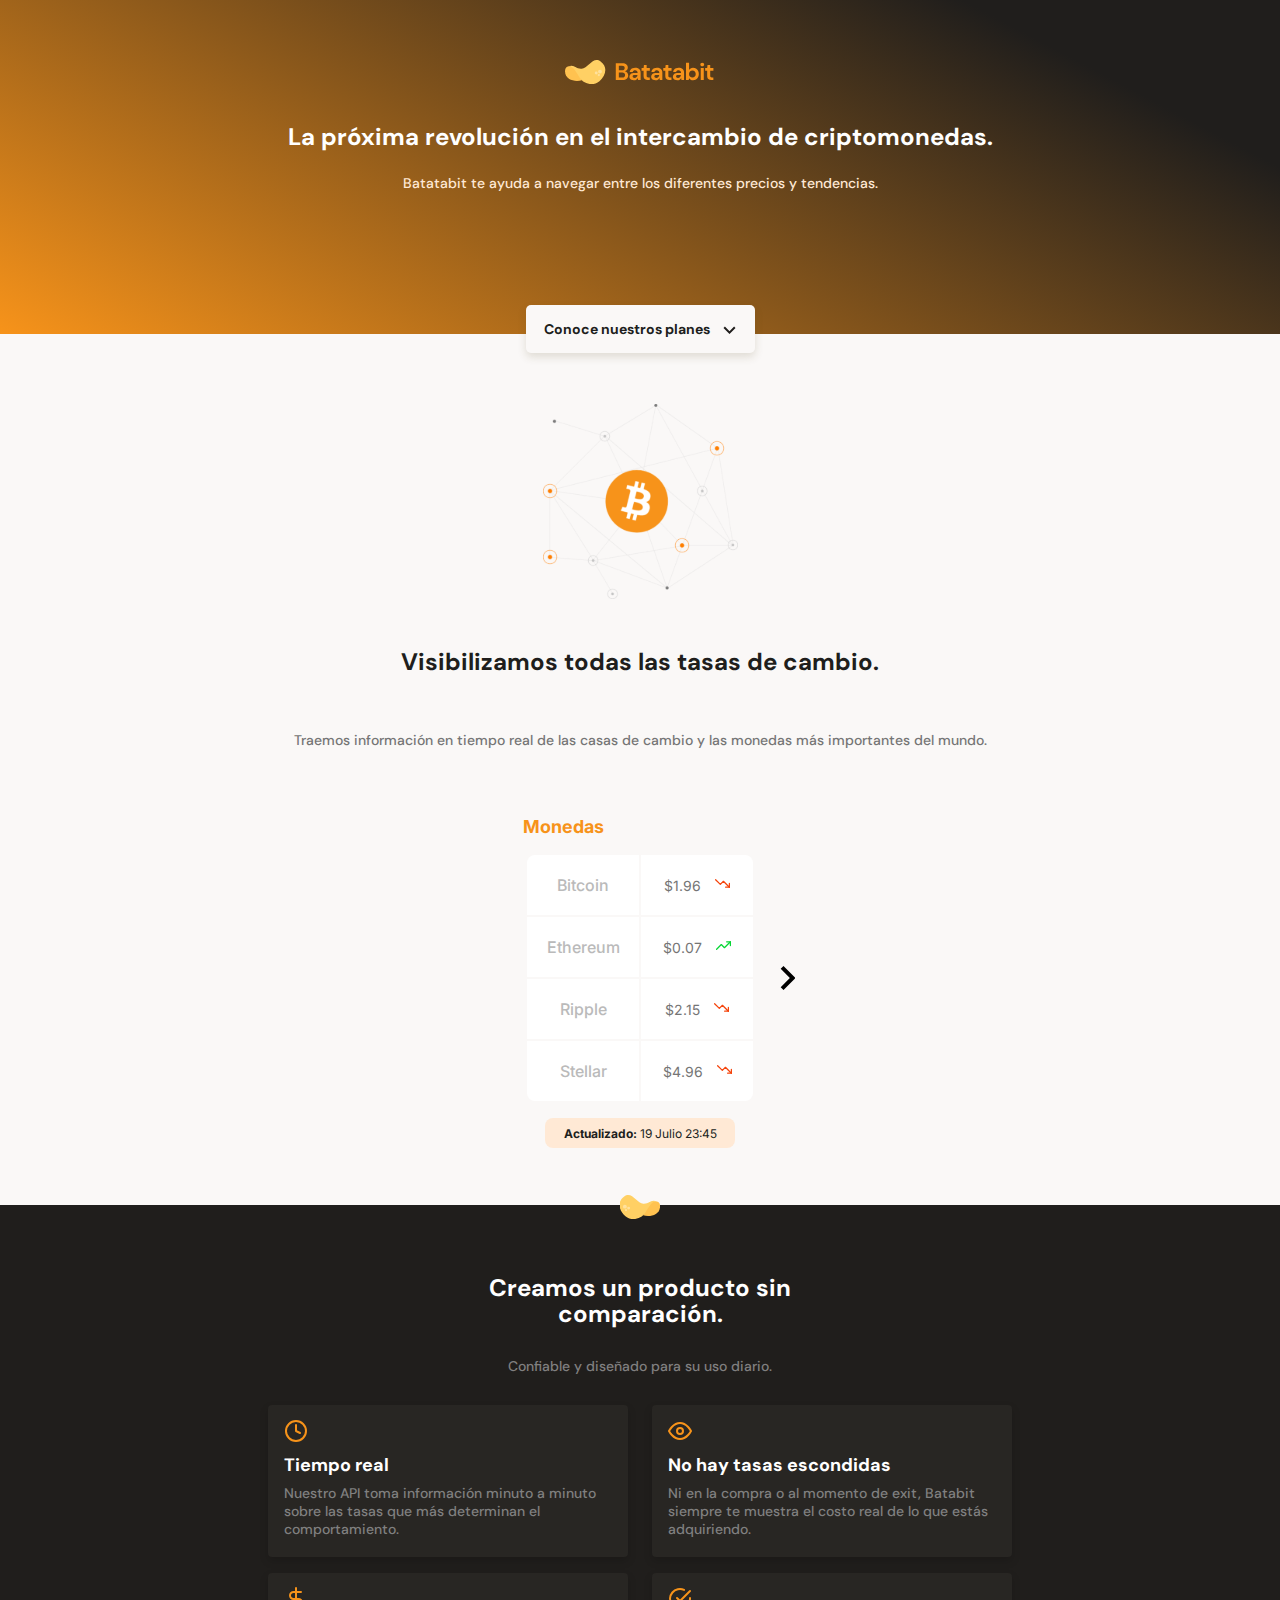
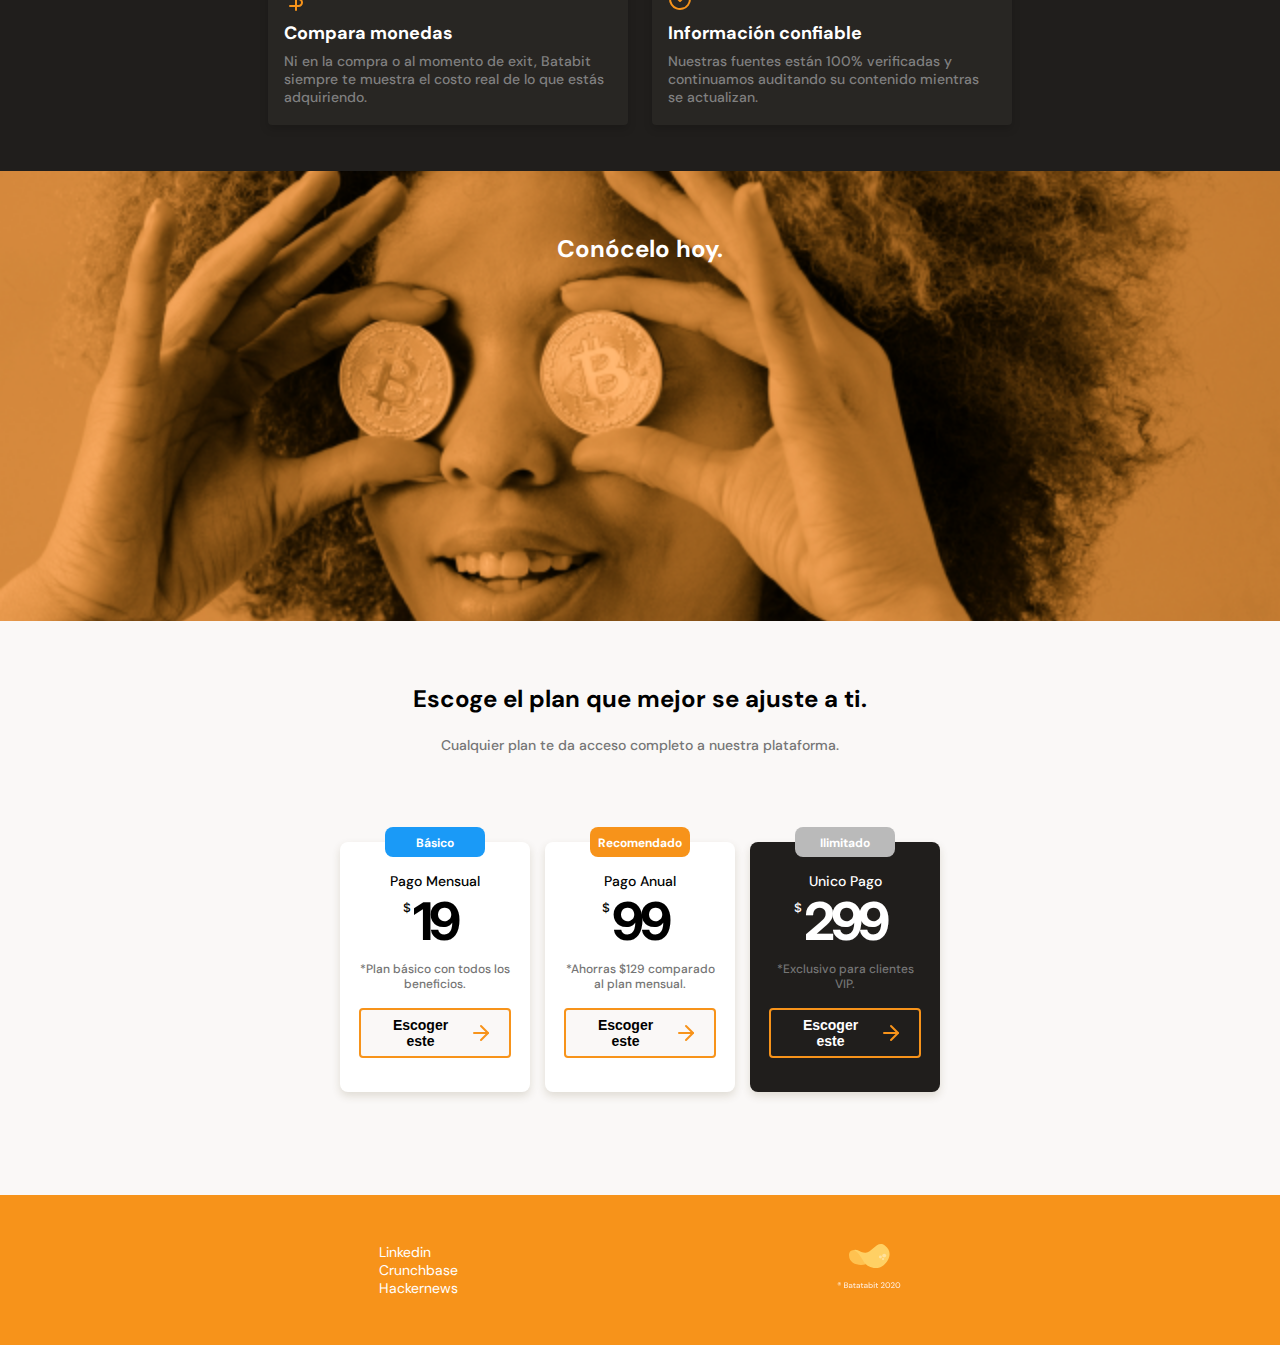
<file: CursoMobileFirst/index.html>
<!DOCTYPE html>
<html lang="en">
<head>
    <meta charset="UTF-8">
    <meta name="viewport" content="width=device-width, initial-scale=1.0">
    <title>BAtabit</title>
    <link rel="stylesheet" href="./css/main.css">
    <link rel="stylesheet" href="./css/tablet.css" media="(min-width:768px)">
    <link rel="preconnect" href="https://fonts.googleapis.com">
    <link rel="preconnect" href="https://fonts.gstatic.com" crossorigin>
    <link href="https://fonts.googleapis.com/css2?family=DM+Sans:wght@400;500;700&family=Inter:wght@300;500;700&display=swap" rel="stylesheet">
</head>
<body>
    <header>
        <img src="./assets/img/logo.svg" alt="">
        <div class="header__title-container">
            <h1>La próxima revolución en el intercambio de criptomonedas.</h1>
            <p>Batatabit te ayuda a navegar entre los diferentes precios y tendencias.</p>
            <a href="#plans" class="header__button">Conoce nuestros planes <span></span></a>
        </div>
    </header>
    <main>
        <section class="main-exchange-container">
            <div class="backgroundImg"></div>
            <div class="main-exchange-container__title">
                <h2>Visibilizamos todas las tasas de cambio.</h2>
                <p>Traemos información en tiempo real de las casas de cambio y las monedas más importantes del mundo.</p>
            </div>
            <section class="main-tables-container">
                <input type="checkbox" id="checkbox">
                
                <div class="main-currency-table">
                    <p class="currency-table__title">Monedas</p>
                    <div class="currency-table__container">
                        <table>
                            <tr>
                                <td class="table--top-left">Bitcoin</td>
                                <td class="table--top-right table--right">$1.96 <span class="down"></span></td>
                            </tr>
                            <tr>
                                <td>Ethereum</td>
                                <td class="table--right">$0.07 <span class="up"></span></td>
                            </tr>
                            <tr>
                                <td>Ripple</td>
                                <td class="table--right">$2.15 <span class="down"></span></td>
                            </tr>
                            <tr>
                                <td class="table--bottom-left">Stellar</td>
                                <td class="table--bottom-right table--right">$4.96 <span class="down"></span></td>
                            </tr>
                        </table>
                        <label for="checkbox" class="elemento" id="currency-label"></label>
                        
                    </div>
                    <div class="currency-table__date">
                        <p><b>Actualizado:</b> 19 Julio 23:45</p>
                    </div>
                </div>
                
                <div class="main-commissions-table">
                    <p class="commissions-table__title">Comisiones</p>
                    <div class="commissions-table__container">
                        <table>
                            <tr>
                                <td class="table--top-left">Bitrade</td>
                                <td class="table--top-right table--right">$12.96 <span class="down"></span></td>
                            </tr>
                            <tr>
                                <td>Bitpreco</td>
                                <td class="table--right">$13.07 <span class="up"></span></td>
                            </tr>
                            <tr>
                                <td>Novadax</td>
                                <td class="table--right">$13.15 <span class="down"></span></td>
                            </tr>
                            <tr>
                                <td class="table--bottom-left">Coinext</td>
                                <td class="table--bottom-right table--right">$14.96 <span class="down"></span></td>
                            </tr>
                        </table>
                        <label for="checkbox" class="elemento" id="comision-label"></label>
                    </div>
                    <div class="commissions-table__date">
                        <p><b>Actualizado:</b> 19 Julio 23:48</p>
                    </div>
                </div>
            </section>            
        </section>
        <section class="main-features-container">
            <span class="separator-image-container"></span>
            <div class="main-feactures__text">
                <h2 class="main-features__title">Creamos un producto sin comparación.</h2>
                <p>Confiable y diseñado para su uso diario.</p>
            </div>
            <section class="features-cards-container">
                <article class="features__card">
                    <span class="clock card-icon-container"></span>
                    <p class="featured-cards__title">Tiempo real</p>
                    <p class="featured-cards__body">Nuestro API toma información minuto a minuto sobre las tasas que más determinan el comportamiento.</p>
                </article>
                <article class="features__card">
                    <span class="eye card-icon-container"></span>
                    <p class="featured-cards__title">No hay tasas escondidas</p>
                    <p class="featured-cards__body">Ni en la compra o al momento de exit, Batabit siempre te muestra el costo real de lo que estás adquiriendo.</p>
                </article>
                <article class="features__card">
                    <span class="dollar-sign card-icon-container"></span>
                    <p class="featured-cards__title">Compara monedas</p>
                    <p class="featured-cards__body">Ni en la compra o al momento de exit, Batabit siempre te muestra el costo real de lo que estás adquiriendo.</p>
                </article>
                <article class="features__card">
                    <span class="check-circle card-icon-container"></span>
                    <p class="featured-cards__title">Información confiable</p>
                    <p class="featured-cards__body">Nuestras fuentes están 100% verificadas y continuamos auditando su contenido mientras se actualizan.</p>
                </article>
            </section>
        </section>
        <section class="bitcoin-img-container">
            <h2>Conócelo hoy.</h2>
        </section>
        
        <section id="plans" class="main-plans-container">
            <div class="main-plans-container__title">
                <h2>Escoge el plan que mejor se ajuste a ti.</h2>
                <p>Cualquier plan te da acceso completo a nuestra plataforma.</p>
            </div>
            <section class="plans-container__cards">
                  <article class="card-basic plan__card">
                    <span class="plan--recomended">Básico</span>
                    <p class="plan-card-title">Pago Mensual</p>
                    <p class="plan-card-price"><sup>$</sup>19</p>
                    <p class="plan-card-body">*Plan básico con todos los beneficios.</p>
                    <button class="plan-card-button">Escoger este <span></span></button>
                </article>
                <article class="card-recomended plan__card" >
                    <span class="plan--recomended">Recomendado</span>
                    <p class="plan-card-title">Pago Anual</p>
                    <p class="plan-card-price"><sup>$</sup>99</p>
                    <p class="plan-card-body">*Ahorras $129 comparado al plan mensual.</p>
                    <button class="plan-card-button">Escoger este <span></span></button>
                </article>
                <article class="card-unlimited plan__card" id="unlimited">
                    <span class="plan--recomended">Ilimitado</span>
                    <p class="plan-card-title">Unico Pago</p>
                    <p class="plan-card-price"><sup>$</sup>299</p>
                    <p class="plan-card-body">*Exclusivo para clientes VIP.</p>
                    <button class="plan-card-button">Escoger este <span></span></button>
                </article>
            </section>
        </section>
    </main>
    <footer class="footer">
        <ul class="footer__text-container">
            <li><a href="">Linkedin</a></li>
            <li><a href="">Crunchbase</a></li>
            <li><a href="">Hackernews</a></li>
        </ul>
        <div class="footer__img-container">
            <span></span>
        </div>
    </footer>
</body>
</html>
</file>
<file: CursoMobileFirst/css/main.css>
/* 
1. Posicionamiento 
2. Modelo Caja (box model)
3. tipografia
4. Visuales
5. Otros, miscelanios
*/

/* font-family: 'DM Sans', sans-serif;
font-family: 'Inter', sans-serif; */

:root{
    /* colores */
    --bitcoin-orange: #f7931a;
    --soft-orange: #ffe9d5;
    --secondary-blue: #1a9af7;
    --soft-blue: #e7f5ff;
    --warm-black: #201e1c;
    --black: #201e1c;
    --grey: #bababa;
    --off-white: #faf8f7;
    --just-white: #fff;
}

*{
    padding: 0;
    margin: 0;
    box-sizing: border-box;
}

html{
    font-size: 62.5%;
    font-family: 'DM Sans', sans-serif;
    scroll-behavior: smooth;
}
header{
    position: relative;
    display: flex;
    flex-direction: column;
    align-items:center;
    width: 100%;
    min-width: 320px;
    height: 334px;
    text-align: center;
    background: linear-gradient(207.8deg,var(--warm-black) 16.6%, var(--bitcoin-orange) 100%);
}
header img {
    width: 150px;
    height: 24px;
    margin-top: 60px;
}

.header__title-container{
    width: 90%;
    min-width: 288px;
    max-width: 900px;
    height: 218px;
    margin-top: 40px;
    text-align: center;
}
.header__title-container h1 {
    font-size: 2.4rem;
    font-weight: bold;
    line-height: 2.6rem;
    color: var(--just-white);
}
.header__title-container p{
    margin-top: 24px;
    font-size: 1.4rem;
    font-weight: 500;
    line-height: 1.8rem;
    color: var(--soft-orange);
}
.header__title-container .header__button{
    position: absolute;
    
    left: 0;
    right: 0;
    margin-right: auto;
    margin-left: auto;
    top: 270px;
    display: block;
    margin-top:35px;
    padding:15px;
    width: 229px;
    height: 48px;
    background-color: var(--off-white);
    /* Sombra */
    box-shadow: 0px 4px 8px rgba(89, 73, 30, 0.16);
    border:none;
    border-radius: 5px;
    font-size: 1.4rem;
    font-weight: bold;
    text-decoration: none;
    color: var(--black);
}

.header__button span{
    display: inline-block;
    width: 13px;
    height: 8px;
    margin-left: 10px;
    background-image: url('../assets/icons/down-arrow.svg');
}
main {
    width: 100%;
    height: auto;
    background-color: var(--off-white);
    min-width: 320px;
}
.main-exchange-container {
    display: flex;
    flex-direction: column;
    align-items: center;
    text-align: center;
    width: 100%;
    height: auto;
    padding-top: 70px;
    padding-bottom: 30px;
}
.main-exchange-container__title {
    width: 90%;
    min-width: 288px;
    max-width: 900px;
    margin: 0 auto;
}
.main-exchange-container .backgroundImg{
    width: 195px;
    height: 195px;
    margin-bottom: 50px;
    background-image: url('../assets/img/Bitcoin.svg');
    background-size: cover;
    background-position: center;
    background-repeat: no-repeat;
}
.main-exchange-container__title h2{
    margin-bottom: 30px;
    font-size: 2.4rem;
    font-weight: bold;
    color: var(--warm-black);
    line-height: 2.6rem;
    height: 52px;
}
.main-exchange-container__title p{
    margin-bottom: 30px;
    font-size: 1.4rem;
    line-height: 1.8rem;
    font-weight: 500;
    color:#757575;
    height: 54px;
}

.main-currency-table, .main-commissions-table{
    width: 70%;
    min-width: 235px;
    max-width: 500px;
    height: 360px;
    margin: 0 auto;
    font-family:'Inter', sans-serif ;
    display: none;
}
.main-currency-table{
    display:block;
}

 .main-currency-table .currency-table__title{
    margin-bottom: 15px;
    font-size: 1.8rem;
    font-weight: bold;
    line-height: 2.3rem;
    color: var(--bitcoin-orange);
    text-align: left;
}
.main-commissions-table .commissions-table__title{
    margin-bottom: 15px;
    font-size: 1.8rem;
    font-weight: bold;
    line-height: 2.3rem;
    color: var(--secondary-blue);
    text-align: left;
}
 .currency-table__container, .commissions-table__container{
    width: 90%;
    min-width: 230px;
    max-width: 300px;
    height: 250px;
    margin:0 auto;
    position: relative;

}

.currency-table__container table, .commissions-table__container table{
    width: 100%;
    height: 100%;
}
#currency-label{
    position:absolute;
    background-image: url('../assets/icons/right-arrow.svg');
    background-size: cover;
    background-repeat: no-repeat;
    background-position: center;
    width: 15px;
    height: 24px;
    right: -40px;
    top: 113px;
}
#comision-label{
    position:absolute;
    background-image: url('../assets/icons/right-arrow.svg');
    background-size: cover;
    background-repeat: no-repeat;
    background-position: center;
    transform: rotate(180deg);
    width: 15px;
    height: 24px;
    left: -40px;
    top: 113px;
}

#checkbox{
    display: none;
}
#checkbox:checked ~ .main-currency-table{
    display:none;
}
#checkbox:checked ~ .main-commissions-table{
    display:block;
}

.currency-table__container td, .commissions-table__container td{
    width: 50%;
    font-size: 1.6rem;
    font-weight: 500;
    line-height: 1.9rem;
    color:var(--grey);
    background-color: var(--just-white); 
    /* padding: 10px 12px 10px 12px;
    border: 1px solid var(--off-white);  */
}
.currency-table__container .table--top-left{
    border-radius: 8px 0 0 0;
}
.currency-table__container .table--top-right{
    border-radius: 0 8px 0 0;
}
.currency-table__container .table--bottom-left{
    border-radius: 0 0 0 8px;
}
.currency-table__container .table--bottom-right{
    border-radius: 0 0 8px 0;
}
.commissions-table__container .table--top-left{
    border-radius: 8px 0 0 0;
}
.commissions-table__container .table--top-right{
    border-radius: 0 8px 0 0;
}
.commissions-table__container .table--bottom-left{
    border-radius: 0 0 0 8px;
}
.commissions-table__container .table--bottom-right{
    border-radius: 0 0 8px 0;
}

.currency-table__container .table--right{
   font-size: 1.4rem; 
   font-weight: 400;
   color: #757575;
   line-height: 1.7rem;
}
.commissions-table__container .table--right{
   font-size: 1.4rem; 
   font-weight: 400;
   color: #757575;
   line-height: 1.7rem;
}
.currency-table__container .table--right .down{
    display: inline-block;
    width: 15px;
    height: 15px;
    margin-left: 10px;
    background-image: url('../assets/icons/trending-down.svg');
    background-size: cover;
    background-position: center;
    background-repeat: no-repeat;
}
.currency-table__container .table--right .up{
    display: inline-block;
    width: 15px;
    height: 15px;
    margin-left: 10px;
    background-image: url('../assets/icons/trending-up.svg');
    background-size: cover;
    background-position: center;
    background-repeat: no-repeat;
}
.main-currency-table .currency-table__date, .main-commissions-table .commissions-table__date{
    width: 190px;
    height: 30px;
    margin: 0 auto;
    margin-top: 15px;
    padding: 8px;
    background-color: var(--soft-orange);
    border-radius: 8px;
    text-align: center;
    font-size: 1.2rem;
    align-self: center;
    display: inline-block;
    align-items:center;
    color:var(--warm-black);
}

.main-commissions-table .commissions-table__date{
    background-color: var(--soft-blue);
}
.main-features-container{
    position: relative;
    width: 100%;
    min-width: 320px;
    height: auto;
    padding-top: 70px;
    padding-bottom: 30px;
    background-color:var(--warm-black);
    display: flex;
    flex-direction: column;
    align-items: center;
    flex-wrap: wrap;
    
}
.main-features-container .separator-image-container{
    position: absolute;
    width: 40px;
    height: 25px;
    background-image: url('../assets/icons/batata.svg');
    background-position: center;
    background-repeat: no-repeat;
    background-size: cover;
    top: -10px;
}
.main-features-container  .main-feactures__text{
    display: flex;
    flex-direction: column;
    align-items: center;
}
.main-features-container .main-features__title{
    width: 90%;
    min-width: 288px;
    color: var(--just-white);
    font-weight: bold;
    font-size: 2.4rem;
    line-height: 2.6rem;
    text-align: center;
    height: auto;
    margin-bottom: 30px;
}
.main-features-container > div>p {
    color:#808080;
    width: 90%;
    font-weight: 500;
    font-size: 1.4rem;
    line-height: 1.8rem;
    text-align: center;
    margin-bottom: 30px;
}
.main-features-container .features__card{
    width: 90%;
    min-width: 288px;
    max-width: 400px;
    min-height: 152px;
    margin: 0 auto;
    background-color:#282623;
    margin-bottom: 16px;
    border-radius: 4px;
    box-shadow: 0px 4px 8px 0px #00000029;
    padding: 14px 16px;

}

.features-cards-container .features__card .card-icon-container{

    display: inline-block;
    width: 24px;
    height: 24px;
    margin-bottom: 10px;
    background-size: cover;
    background-position: center;
    background-repeat: no-repeat;
}

.features-cards-container .features__card .clock{
    background-image: url('../assets/icons/clock.svg');
}
.features-cards-container .features__card .eye{
    background-image: url('../assets/icons/eye.svg');
}
.features-cards-container .features__card .dollar-sign{
    background-image: url('../assets/icons/dollar-sign.svg');
}
.features-cards-container .features__card .check-circle{
    background-image: url('../assets/icons/check-circle.svg');
}

.main-features-container .features__card .featured-cards__title{
    font-size: 1.8rem;
    line-height: 1.8rem;
    font-weight: bold;
    color: var(--just-white);
    margin-bottom: 10px;
}

.main-features-container .features__card .featured-cards__body{
    font-size: 1.4rem;
    line-height: 1.8rem;
    font-weight: 500;
    color:#808080;

}
.bitcoin-img-container{
    width: 100%;
    min-width: 320px;
    height: 50vh;
    background-image: url('../assets/img/bitcoinbaby2x.png');
    background-position: center;
    background-repeat: no-repeat;
    background-size: cover;
}
.bitcoin-img-container h2{
    padding-top:65px ;
    text-align: center;
    color:var(--just-white);
    font-weight: bold;
    font-size: 2.4rem;
    line-height: 2.6rem;
}
.main-plans-container{
    width: 100%;
    min-width: 320px;
    background-color: var(--off-white);
    height: auto;
    padding: 65px 0;
    display: flex;
    flex-direction: column;
    align-items: center;
}
.main-plans-container__title{
    width: 90%;
    min-width: 288px;
    margin-bottom: 50px;
    height: auto;
}
.main-plans-container__title h2{
    font-size: 2.4rem;
    font-weight: bold;
    line-height: 2.6rem;
    text-align: center;
    min-width: 288px;
    margin-bottom: 24px;
}
.main-plans-container__title >p{
    font-size: 1.4rem;
    line-height: 1.8rem;
    text-align: center;
    font-weight: 500;
    color: #757575;
}

.plans-container__cards{
    display: flex;
    flex-wrap: nowrap;
    height: auto;
    overflow-x: scroll;
    overscroll-behavior-x: contain;
    scroll-snap-type: x mandatory;
    scroll-snap-align: center;
    margin: 0 50px;
    width: 100%;
    padding: 18px 70px;
    justify-content: space-between;
    max-width: 750px;
}
.plans-container__cards .plan__card{
    
    position: relative;
    scroll-snap-align: center;
    min-width: 190px;
    max-width: 190px;
    height: 250px;
    background-color: var(--just-white);
    box-shadow: 0px 4px 8px 0px #59491E29;
    border-radius: 8px;
    display: flex;
    flex-direction: column;
    align-items: center;
    font-size: 1.2rem;
    font-weight: 500;
    padding:30px 0;
    margin:20px 5px;
}

.plan__card .plan--recomended{
    background-color: var(--bitcoin-orange);
    width: 100px;
    height: 30px;
    border-radius: 8px;
    padding: 8px;
    color:var(--just-white);
    font-weight: bold;
    margin: 0 auto;
    position:absolute;
    top: -15px;
    text-align: center;
}
.plan__card .plan-card-title{
    font-size: 1.4rem;
    color: #000000;
}
.plan__card .plan-card-price{
    font-family: 'Inter', sans-serif;
    font-size: 5.2rem;
    font-weight: bold;
    color: #000000;
    position: relative;
    letter-spacing: -0.08em;
    height: 56px;
    margin-bottom: 16px;
}
.plan__card .plan-card-price sup{
    font-size: 1.2rem;
    font-weight: 500;
    font-family: 'Inter', sans-serif;
    position:absolute;
    top: 10px;
    left: -10px;
}

.plan__card .plan-card-body{
    line-height: 1.5rem;
    color: #757575;
    text-align: center;
    width: 80%;
    height: 30px;
    margin-bottom: 16px;
}


.plan__card .plan-card-button{
    display: flex;
    align-items: center;
    width: 80%;
    height: 50px;
    border-radius:4px;
    padding: 12px 16px;
    border: 2px solid var(--bitcoin-orange);
    background-color: var(--off-white);
    font-size: 1.4rem;
    font-weight: bold;
}
.plan__card .plan-card-button>span{
    display: inline-block;
    width: 24px;
    height: 24px;
    background-image: url('../assets/icons/orange-right-arrow.svg');
    background-position: center;
    background-size: cover;
    background-repeat: no-repeat;
    margin-left: 5px;
}

.plans-container__cards .card-basic>span{
    background-color: var(--secondary-blue);
}

.plans-container__cards .card-unlimited>span{
    background-color: var(--grey);

}
.plans-container__cards  #unlimited{
    background-color:var(--black);
}
.plans-container__cards .card-unlimited .plan-card-price{
    color: var(--just-white);
}
#unlimited button, #unlimited p:nth-child(2){
    color:var(--just-white);
    background-color:var(--warm-black)
}

.footer{
    width: 100%;
    height: 150px;
    background-color: var(--bitcoin-orange);
    display:flex;
    align-items: center;
    justify-content: space-evenly;
}
.footer .footer__text-container  li a{
    font-size: 1.4rem;
    line-height: 1.8rem;
    color:var(--just-white);
    margin-bottom: 8px;
    text-decoration: none;
}
.footer .footer__text-container li{
    list-style:none; 

}
.footer .footer__img-container span{
    display: inline-block;
    width: 64px;
    height: 50px;
    background-image: url('../assets/img/logo-footer.svg');
    background-size: cover;
    background-position: center;
    background-repeat: no-repeat;
}
</file>
<file: CursoMobileFirst/css/tablet.css>
.features-cards-container{
    display:flex;
    flex-direction: row;
    flex-wrap: wrap;
    max-width: 768px;

}
.main-features-container .features__card{
    width: 90%;
    min-width: 288px;
    max-width: 360px;
    min-height: 152px;
    margin: 0 auto;
    background-color:#282623;
    margin-bottom: 16px;
    border-radius: 4px;
    box-shadow: 0px 4px 8px 0px #00000029;
    padding: 14px 16px;
}
</file>
